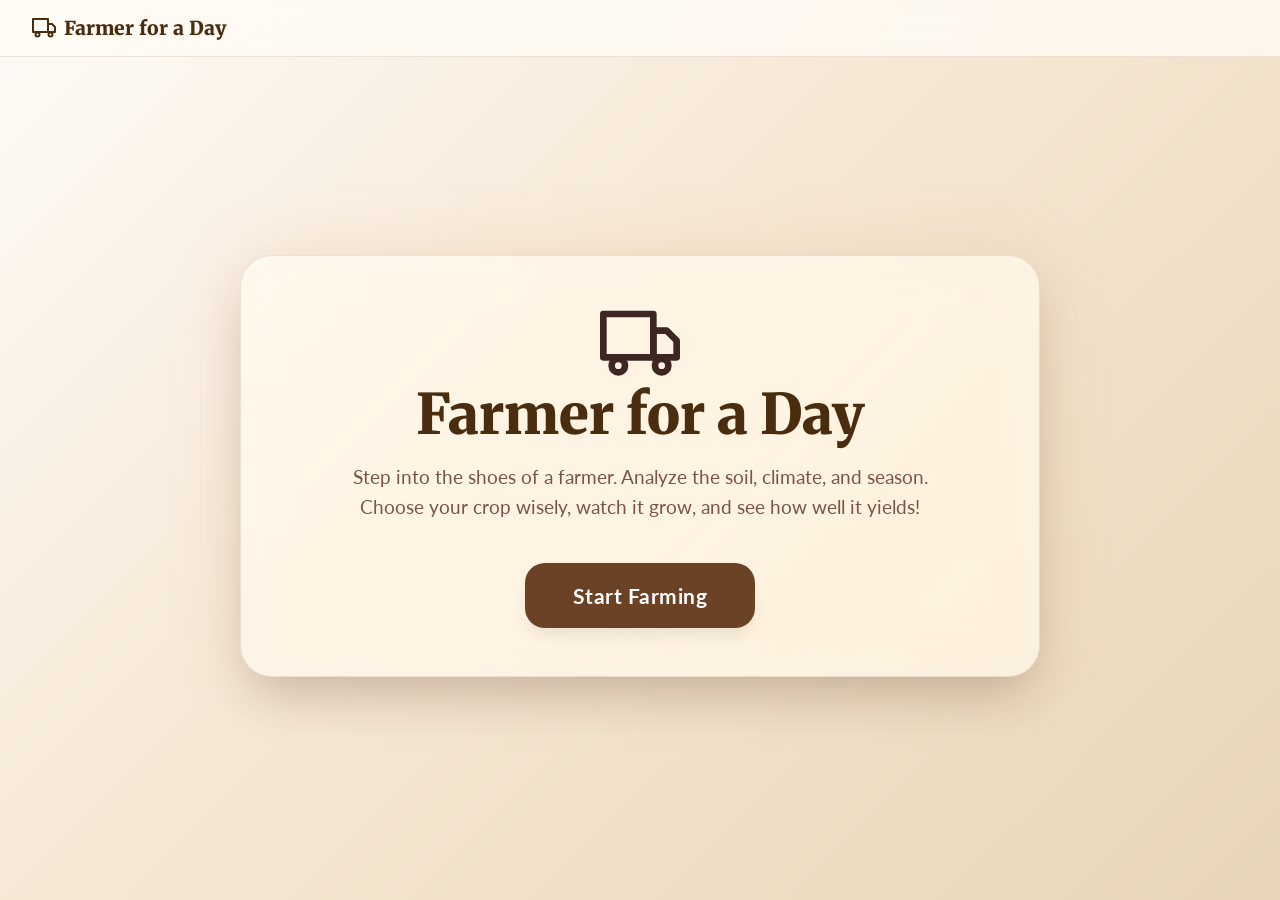
<file: index.html>
<!DOCTYPE html>
<html lang="en">
<head>
    <meta charset="UTF-8">
    <meta name="viewport" content="width=device-width, initial-scale=1.0">
    <title>Farmer for a Day | Agricultural Simulation</title>
    <link rel="preconnect" href="https://fonts.googleapis.com">
    <link rel="preconnect" href="https://fonts.gstatic.com" crossorigin>
    <link href="https://fonts.googleapis.com/css2?family=Lato:wght@400;700;900&family=Merriweather:wght@400;700;900&display=swap" rel="stylesheet">
    <!-- FIXED PATH: Removed the leading slash -->
    <link rel="stylesheet" href="style.css">
</head>
<body>

    <!-- Top Navigation -->
    <div class="top-bar">
        <div class="logo">
<svg
  xmlns="http://www.w3.org/2000/svg"
  width="24"
  height="24"
  viewBox="0 0 24 24"
  fill="none"
  stroke="currentColor"
  stroke-width="2"
  stroke-linecap="round"
  stroke-linejoin="round"
>
  <path d="M1 3h15v13H1z"/>
  <path d="M16 8h4l3 3v5h-7z"/>
  <circle cx="5.5" cy="18.5" r="2"/>
  <circle cx="18.5" cy="18.5" r="2"/>
</svg>            Farmer for a Day
        </div>
    </div>

    <!-- Dynamic Weather Elements -->
    <div class="bg-elements" id="bg-elements"></div>

    <div class="container">
        <!-- LANDING SCREEN -->
        <div id="landing-screen" class="screen" style="max-width: 800px;">
            <div class="landing-content">
<svg
  xmlns="http://www.w3.org/2000/svg"
  viewBox="0 0 24 24"
  fill="none"
  stroke="currentColor"
  stroke-width="2"
  stroke-linecap="round"
  stroke-linejoin="round"
  style="width: 80px; height: 80px;"
>
  <path d="M1 3h15v13H1z"/>
  <path d="M16 8h4l3 3v5h-7z"/>
  <circle cx="5.5" cy="18.5" r="2"/>
  <circle cx="18.5" cy="18.5" r="2"/>
</svg>
                <h1>Farmer for a Day</h1>
                <p class="subtitle">Step into the shoes of a farmer. Analyze the soil, climate, and season. Choose your crop wisely, watch it grow, and see how well it yields!</p>
                <button class="btn btn-large" onclick="startGame()">Start Farming</button>
            </div>
        </div>

        <!-- GAME SCREEN -->
        <div id="game-screen" class="screen hidden">
            <div style="text-align: center; margin-bottom: 2rem;">
                <div id="special-condition-box" class="special-badge hidden"></div>
            </div>
            <div style="display: flex; justify-content: space-between; align-items: center; margin-bottom: 1.5rem; flex-wrap: wrap; gap: 1rem;">
                <h2 style="margin: 0;">Current Conditions</h2>
                <button class="btn btn-ghost" onclick="startGame()">🔄 New Scenario</button>
            </div>
            
            <div id="scenario-cards" class="scenario-grid"></div>

            <div class="input-section">
                <label class="input-label">Enter the crop you want to grow:</label>
                <div class="input-group">
                    <input type="text" id="crop-input" class="input-field" placeholder="e.g., Rice, Wheat, Cotton..." onkeypress="if(event.key==='Enter') growCrop()">
                    <button class="btn" onclick="growCrop()">🌱 Plant Seed</button>
                </div>
                <p id="error-msg" class="text-danger" style="margin-top: 1rem; font-weight: 700; display: none;">Please enter a valid crop from our database (e.g., Rice, Wheat).</p>
                
                <button class="text-link" onclick="showHint()">💡 Need a hint?</button>
                <div id="hint-box" class="hint-box">
                    <p class="hint-text" id="hint-text"></p>
                </div>
            </div>
        </div>

        <!-- GROWTH SCREEN -->
        <div id="growth-screen" class="screen hidden" style="max-width: 700px;">
            <div class="growth-container">
                <h2 id="growth-title">Growing Crop...</h2>
                <div class="progress-bar"><div id="progress-fill" class="progress-fill"></div></div>
                <div class="stage-area">
                    <div class="soil-bed"></div>
                    <div class="soil-layer-1"></div>
                    <div class="soil-clump" style="left: 20%;"></div>
                    <div class="soil-clump" style="left: 70%;"></div>
                    <div class="soil-clump" style="left: 45%;"></div>
                    <div class="plant-base" id="plant-container"></div>
                </div>
            </div>
        </div>

        <!-- RESULT SCREEN -->
        <div id="result-screen" class="screen hidden">
            <div class="result-header">
                <h2 id="result-title" class="result-title">Result</h2>
                <p class="result-subtitle" id="result-subtitle"></p>
            </div>
            
            <div class="score-grid">
                <!-- Compatibility -->
                <div class="score-card">
                    <div class="ring-wrapper">
                        <svg class="progress-ring" viewBox="0 0 120 120">
                            <circle class="ring-bg" cx="60" cy="60" r="50"></circle>
                            <circle class="ring-fill" cx="60" cy="60" r="50" stroke="#6b4226" id="ring-compat"></circle>
                        </svg>
                        <span class="ring-text" id="r-compat">0%</span>
                    </div>
                    <div class="score-label">Compatibility</div>
                </div>
                <!-- Health -->
                <div class="score-card">
                    <div class="ring-wrapper">
                        <svg class="progress-ring" viewBox="0 0 120 120">
                            <circle class="ring-bg" cx="60" cy="60" r="50"></circle>
                            <circle class="ring-fill" cx="60" cy="60" r="50" stroke="#4d7c0f" id="ring-health"></circle>
                        </svg>
                        <span class="ring-text" id="r-health">0%</span>
                    </div>
                    <div class="score-label">Crop Health</div>
                </div>
                <!-- Yield -->
                <div class="score-card">
                    <div class="score-icon">🌾</div>
                    <div class="score-value-text" id="r-yield">0</div>
                    <div class="score-label">Yield</div>
                </div>
                <!-- Sustainability -->
                <div class="score-card">
                    <div class="score-icon">🌍</div>
                    <div class="score-value-text" id="r-sus">0%</div>
                    <div class="score-label">Sustainability</div>
                </div>
                <!-- Difficulty -->
                <div class="score-card">
                    <div class="score-icon">⚙️</div>
                    <div class="score-value-text stars" id="r-diff">☆☆☆</div>
                    <div class="score-label">Difficulty</div>
                </div>
            </div>

            <div class="info-box">
                <div class="info-grid">
                    <div>
                        <h3>Analysis & Reasons</h3>
                        <div id="r-reasons"></div>
                    </div>
                    <div>
                        <h3>Parameter Breakdown</h3>
                        <div id="r-params"></div>
                    </div>
                </div>
            </div>

            <div class="info-box" id="better-crops-box" style="display: none;">
                <h3>Recommended Crops for this Scenario</h3>
                <div class="chip-container" id="r-better"></div>
            </div>

            <div class="fact-box">
                <h3 style="margin-bottom: 0.5rem; display: flex; align-items: center; gap: 0.5rem;"><span>💡</span> Did You Know?</h3>
                <p style="color: var(--primary-dark);" id="r-fact"></p>
            </div>

            <div class="flex-center">
                <button class="btn btn-ghost" onclick="retryScenario()">🔄 Try Another Crop</button>
                <button class="btn btn-large btn-accent" onclick="startGame()">Next Scenario</button>
            </div>
        </div>
    </div>

    <!-- FIXED PATH: Removed the leading slash -->
    <script src="script.js"></script>
</body>
</html>
</file>
<file: style.css>
:root {
            /* Refined Earthy Brown & Gold Theme */
            --bg-gradient: linear-gradient(135deg, #fdfbf7 0%, #f7e9d7 40%, #e8d5b7 100%);
            --glass-bg: rgba(255, 252, 245, 0.65);
            --glass-bg-card: rgba(255, 255, 255, 0.85);
            --glass-border: rgba(139, 90, 43, 0.15);
            --text-main: #3e2723;
            --text-muted: #795548;
            --primary: #6b4226; /* Rich Espresso Brown */
            --primary-dark: #4a2c0f;
            --accent: #d97706; /* Harvest Gold */
            --green-leaf: #4d7c0f; /* Olive Green */
            --danger: #b91c1c;
            --soil: #4e342e;
            --soil-dark: #3e2723;
            --shadow-sm: 0 4px 6px -1px rgba(62, 39, 35, 0.08);
            --shadow-md: 0 10px 15px -3px rgba(62, 39, 35, 0.1);
            --shadow-lg: 0 25px 50px -12px rgba(62, 39, 35, 0.25);
            --shadow-glow: 0 0 80px rgba(217, 119, 6, 0.1);
        }

        * {
            margin: 0;
            padding: 0;
            box-sizing: border-box;
            font-family: 'Lato', sans-serif;
        }

        body {
            min-height: 100vh;
            background: var(--bg-gradient);
            color: var(--text-main);
            overflow-x: hidden;
            transition: background 1.5s ease;
            position: relative;
            display: flex;
            flex-direction: column;
        }

        /* Top Navigation Bar */
        .top-bar {
            position: fixed;
            top: 0;
            left: 0;
            right: 0;
            z-index: 100;
            padding: 1rem 2rem;
            display: flex;
            justify-content: space-between;
            align-items: center;
            background: rgba(255, 252, 245, 0.8);
            backdrop-filter: blur(12px);
            border-bottom: 1px solid var(--glass-border);
        }
        .logo {
            font-family: 'Merriweather', serif;
            font-weight: 900;
            font-size: 1.2rem;
            color: var(--primary-dark);
            display: flex;
            align-items: center;
            gap: 0.5rem;
        }
        
        /* Atmospheric Background Elements */
        .bg-elements {
            position: fixed;
            inset: 0;
            z-index: 1;
            pointer-events: none;
            overflow: hidden;
        }

        .cloud {
            position: absolute;
            background: rgba(255, 251, 235, 0.9);
            border-radius: 100px;
            filter: blur(20px);
            animation: drift linear infinite;
        }
        
        @keyframes drift {
            from { transform: translateX(-300px); }
            to { transform: translateX(calc(100vw + 300px)); }
        }

        .rain-drop {
            position: absolute;
            width: 2px;
            height: 25px;
            background: linear-gradient(transparent, rgba(107, 66, 38, 0.5));
            border-radius: 2px;
            animation: rain-fall linear infinite;
        }

        @keyframes rain-fall {
            0% { transform: translateY(-100vh) rotate(15deg); opacity: 0; }
            10% { opacity: 1; }
            100% { transform: translateY(110vh) rotate(15deg); opacity: 0.3; }
        }

        .sun-element {
            position: absolute;
            top: 10%;
            right: 10%;
            width: 160px;
            height: 160px;
            background: radial-gradient(circle, #fef3c7 20%, #f59e0b 40%, transparent 70%);
            border-radius: 50%;
            box-shadow: 0 0 120px #f59e0b;
            animation: sun-pulse 4s ease-in-out infinite;
            opacity: 0.7;
            z-index: 1;
        }

        .sun-rays {
            position: absolute;
            top: 10%;
            right: 10%;
            width: 160px;
            height: 160px;
            animation: spin 30s linear infinite;
            z-index: 1;
        }

        @keyframes sun-pulse {
            0%, 100% { transform: scale(1); opacity: 0.6; }
            50% { transform: scale(1.1); opacity: 0.8; }
        }
        @keyframes spin {
            from { transform: rotate(0deg); }
            to { transform: rotate(360deg); }
        }

        .container {
            position: relative;
            z-index: 10;
            flex: 1;
            display: flex;
            align-items: center;
            justify-content: center;
            padding: 6rem 1rem 4rem;
        }

        .screen {
            width: 100%;
            max-width: 1100px;
            background: var(--glass-bg);
            backdrop-filter: blur(24px) saturate(180%);
            -webkit-backdrop-filter: blur(24px) saturate(180%);
            border: 1px solid var(--glass-border);
            border-radius: 32px;
            padding: 3rem;
            box-shadow: var(--shadow-lg), var(--shadow-glow);
            animation: slideInUp 0.8s cubic-bezier(0.16, 1, 0.3, 1);
            position: relative;
        }

        @keyframes slideInUp {
            from { opacity: 0; transform: translateY(60px) scale(0.96); filter: blur(5px); }
            to { opacity: 1; transform: translateY(0) scale(1); filter: blur(0); }
        }

        /* Typography */
        h1 { font-family: 'Merriweather', serif; font-size: 3.5rem; font-weight: 900; line-height: 1.1; color: var(--primary-dark); margin-bottom: 1rem; }
        h2 { font-family: 'Merriweather', serif; font-size: 2rem; font-weight: 700; color: var(--primary-dark); margin-bottom: 1rem; }
        h3 { font-family: 'Merriweather', serif; font-size: 1.25rem; font-weight: 700; color: var(--primary); margin-bottom: 1rem; }
        p { color: var(--text-muted); line-height: 1.6; }
        .subtitle { font-size: 1.2rem; text-align: center; max-width: 600px; margin: 0 auto 2.5rem; }

        /* Buttons */
        .btn {
            display: inline-flex; align-items: center; justify-content: center; gap: 0.5rem;
            padding: 1rem 2.5rem; font-size: 1.1rem; font-weight: 700; border: none;
            border-radius: 16px; cursor: pointer; transition: all 0.3s cubic-bezier(0.16, 1, 0.3, 1);
            background: var(--primary); color: #fff; box-shadow: var(--shadow-md); text-decoration: none;
            letter-spacing: 0.5px;
        }
        .btn:hover { transform: translateY(-2px); box-shadow: var(--shadow-lg); background: var(--primary-dark); }
        .btn:active { transform: translateY(0); }
        .btn-ghost { background: transparent; color: var(--primary-dark); box-shadow: none; border: 2px solid var(--primary-dark); }
        .btn-ghost:hover { background: rgba(107, 66, 38, 0.05); }
        .btn-accent { background: var(--accent); }
        .btn-accent:hover { background: #b45309; }
        .btn-large { padding: 1.25rem 3rem; font-size: 1.3rem; border-radius: 20px; }

        /* Landing Screen */
        .landing-content { text-align: center; display: flex; flex-direction: column; align-items: center; }
        .hero-icon { width: 140px; height: 140px; margin-bottom: 2rem; animation: bounce 3s ease-in-out infinite; }
        @keyframes bounce { 0%, 100% { transform: translateY(0); } 50% { transform: translateY(-15px); } }

        /* Special Badge */
        .special-badge {
            background: rgba(217, 119, 6, 0.12); color: var(--accent); border: 1px solid var(--accent);
            padding: 0.75rem 1.5rem; border-radius: 50px; font-weight: 700; font-size: 1rem; margin-bottom: 1.5rem; text-align: center;
            box-shadow: 0 4px 6px rgba(217, 119, 6, 0.1);
            display: inline-block;
        }

        /* Scenario Cards */
        .scenario-grid { display: grid; grid-template-columns: repeat(auto-fit, minmax(160px, 1fr)); gap: 1rem; margin-bottom: 2.5rem; }
        .info-card {
            background: var(--glass-bg-card); padding: 1.5rem 1.25rem; border-radius: 20px; text-align: center;
            border: 1px solid var(--glass-border); box-shadow: var(--shadow-sm); transition: transform 0.3s ease, box-shadow 0.3s ease;
            position: relative; overflow: hidden;
        }
        .info-card::before {
            content: ''; position: absolute; top: 0; left: 0; right: 0; height: 4px; background: var(--accent); opacity: 0; transition: opacity 0.3s;
        }
        .info-card:hover { transform: translateY(-5px); box-shadow: var(--shadow-md); }
        .info-card:hover::before { opacity: 1; }
        .info-card .icon-wrapper { width: 48px; height: 48px; margin: 0 auto 1rem; background: rgba(107, 66, 38, 0.08); border-radius: 14px; display: flex; align-items: center; justify-content: center; color: var(--primary); }
        .info-card .label { font-size: 0.75rem; text-transform: uppercase; letter-spacing: 0.05em; color: var(--text-muted); font-weight: 700; margin-bottom: 0.5rem; }
        .info-card .value { font-size: 1.2rem; font-weight: 900; color: var(--text-main); font-family: 'Merriweather', serif; }

        /* Input Area */
        .input-section { background: rgba(255, 251, 235, 0.6); border: 1px solid var(--glass-border); padding: 2rem; border-radius: 24px; box-shadow: var(--shadow-sm); }
        .input-label { font-weight: 700; color: var(--primary-dark); margin-bottom: 1rem; display: block; font-size: 1.2rem; font-family: 'Merriweather', serif; }
        .input-group { display: flex; gap: 1rem; margin-bottom: 1rem; }
        .input-field { flex: 1; padding: 1.25rem 1.5rem; font-size: 1.1rem; border: 2px solid transparent; border-radius: 16px; background: #fff; box-shadow: var(--shadow-sm); outline: none; transition: all 0.2s ease; font-family: 'Lato', sans-serif; color: var(--text-main); }
        .input-field:focus { border-color: var(--accent); box-shadow: 0 0 0 4px rgba(217, 119, 6, 0.1); }
        
        .hint-box { background: rgba(217, 119, 6, 0.08); border: 1px dashed var(--accent); border-radius: 16px; padding: 1rem; margin-top: 1rem; display: none; }
        .hint-box.show { display: block; animation: fadeInUp 0.5s; }
        .hint-text { color: var(--accent); font-weight: 600; font-style: italic; }
        .text-link { background: none; border: none; color: var(--primary); font-weight: 700; cursor: pointer; text-decoration: none; padding: 0.5rem 0; }

        /* Growth Area */
        .growth-container { display: flex; flex-direction: column; align-items: center; }
        .progress-bar { width: 100%; max-width: 400px; height: 12px; background: rgba(107, 66, 38, 0.1); border-radius: 6px; margin-bottom: 2rem; overflow: hidden; }
        .progress-fill { height: 100%; width: 0%; background: linear-gradient(90deg, #d97706, #6b4226); border-radius: 6px; transition: width 0.8s cubic-bezier(0.16, 1, 0.3, 1); box-shadow: 0 0 10px rgba(217, 119, 6, 0.5); }

        .stage-area {
            width: 100%; max-width: 600px; height: 400px;
            background: linear-gradient(to bottom, #e6d0b8 0%, #d4b896 60%, #c4a675 100%);
            border-radius: 24px; position: relative; overflow: hidden; box-shadow: var(--shadow-md); border: 4px solid #fff;
        }
        
        /* 3D Layered Soil Bed */
        .soil-bed { position: absolute; bottom: 0; width: 100%; height: 80px; background: var(--soil-dark); }
        .soil-layer-1 { position: absolute; bottom: 60px; width: 100%; height: 20px; background: var(--soil); border-radius: 50% 50% 0 0 / 100% 100% 0 0; box-shadow: inset 0 5px 10px rgba(0,0,0,0.3); }
        .soil-clump { position: absolute; bottom: 75px; width: 15px; height: 8px; background: var(--soil); border-radius: 50%; }

        .plant-base { position: absolute; bottom: 70px; left: 50%; transform: translateX(-50%); width: 200px; height: 300px; display: flex; justify-content: center; align-items: flex-end; }
        .plant-stage-svg { position: absolute; bottom: 0; opacity: 0; transform: scale(0.5); transform-origin: bottom center; transition: all 1s cubic-bezier(0.34, 1.56, 0.64, 1); filter: drop-shadow(0 10px 5px rgba(0,0,0,0.1)); }
        .plant-stage-svg.active { opacity: 1; transform: scale(1); animation: sway 3s ease-in-out infinite; }
        
        @keyframes sway {
            0%, 100% { transform: scale(1) rotate(0deg); }
            50% { transform: scale(1) rotate(3deg); }
        }

        /* Results Area */
        .result-header { text-align: center; margin-bottom: 2rem; }
        .result-title { font-size: 3rem; font-weight: 900; margin-bottom: 0.5rem; color: var(--primary-dark); }
        .result-subtitle { font-size: 1.2rem; color: var(--text-muted); }

        .score-grid { display: grid; grid-template-columns: repeat(auto-fit, minmax(160px, 1fr)); gap: 1.5rem; margin-bottom: 2rem; }
        .score-card { 
            background: var(--glass-bg-card); 
            backdrop-filter: blur(10px);
            padding: 1.5rem; border-radius: 24px; text-align: center; 
            box-shadow: var(--shadow-md); display: flex; flex-direction: column; align-items: center; 
            border: 1px solid var(--glass-border); 
            transition: transform 0.3s ease;
        }
        .score-card:hover { transform: translateY(-5px); }

        /* PERFECT CENTERED RING CSS */
        .ring-wrapper {
            position: relative;
            width: 120px;
            height: 120px;
            margin: 0 auto 1rem;
            display: grid;
            place-items: center; 
        }
        .progress-ring {
            position: absolute;
            top: 0;
            left: 0;
            width: 100%;
            height: 100%;
            transform: rotate(-90deg);
            filter: drop-shadow(0 2px 4px rgba(0,0,0,0.1));
        }
        .ring-bg { stroke: rgba(107, 66, 38, 0.15); stroke-width: 8; fill: none; }
        .ring-fill { stroke-width: 8; fill: none; stroke-linecap: round; transition: stroke-dashoffset 1.5s cubic-bezier(0.16, 1, 0.3, 1); }
        
        .ring-text {
            font-family: 'Merriweather', serif;
            font-size: 1.8rem;
            font-weight: 900;
            color: var(--primary-dark);
            z-index: 2;
        }

        .score-icon { font-size: 2.5rem; margin-bottom: 0.5rem; }
        .score-value-text { font-size: 1.4rem; font-weight: 900; margin-bottom: 0.25rem; color: var(--primary-dark); font-family: 'Merriweather', serif; }
        .score-label { font-size: 0.85rem; text-transform: uppercase; letter-spacing: 0.05em; color: var(--text-muted); font-weight: 700; margin-top: 0.25rem; }
        .stars { color: var(--accent); font-size: 1.2rem; letter-spacing: 2px; }

        .info-box { background: #fff; padding: 1.5rem; border-radius: 20px; margin-bottom: 1.5rem; box-shadow: var(--shadow-sm); border: 1px solid var(--glass-border); }
        .info-grid { display: grid; grid-template-columns: 1fr 1fr; gap: 2rem; }
        
        .list-item { display: flex; gap: 0.75rem; margin-bottom: 0.75rem; align-items: flex-start; }
        .list-item:last-child { margin-bottom: 0; }
        .list-icon { width: 24px; height: 24px; border-radius: 50%; background: #fee2e2; color: #b91c1c; display: flex; align-items: center; justify-content: center; flex-shrink: 0; font-size: 0.8rem; font-weight: 900; margin-top: 2px; }
        .list-icon.good { background: #dcfce7; color: #4d7c0f; }

        /* Parameter Breakdown */
        .param-row { margin-bottom: 1rem; }
        .param-label { display: flex; justify-content: space-between; font-weight: 700; font-size: 0.9rem; margin-bottom: 0.25rem; color: var(--text-muted); }
        .param-bar-bg { width: 100%; height: 8px; background: rgba(107, 66, 38, 0.1); border-radius: 4px; overflow: hidden; }
        .param-bar-fill { height: 100%; width: 0%; border-radius: 4px; transition: width 1.5s cubic-bezier(0.16, 1, 0.3, 1); }

        .chip-container { display: flex; flex-wrap: wrap; gap: 0.5rem; }
        .chip { padding: 0.5rem 1rem; background: rgba(217, 119, 6, 0.1); color: var(--accent); border-radius: 12px; font-weight: 700; font-size: 0.9rem; border: 1px solid rgba(217, 119, 6, 0.2); display: flex; align-items: center; gap: 0.5rem; }

        .fact-box { background: linear-gradient(135deg, rgba(217, 119, 6, 0.1), rgba(107, 66, 38, 0.1)); border-left: 5px solid var(--accent); padding: 1.5rem; border-radius: 16px; margin-bottom: 2rem; }

        .hidden { display: none !important; }
        .flex-center { display: flex; justify-content: center; gap: 1rem; flex-wrap: wrap; }
        .text-danger { color: var(--danger) !important; }
        .text-success { color: var(--green-leaf) !important; }
        
        .confetti-piece { position: fixed; width: 12px; height: 12px; top: -20px; z-index: 1000; animation: confetti-fall linear forwards; }
        @keyframes confetti-fall { to { transform: translateY(110vh) rotate(720deg); opacity: 0.2; } }

        @media (max-width: 768px) {
            h1 { font-size: 2.5rem; }
            .screen { padding: 1.5rem; border-radius: 24px; }
            .input-group { flex-direction: column; }
            .info-grid { grid-template-columns: 1fr; }
            .top-bar { padding: 0.5rem 1rem; }
        }
</file>
